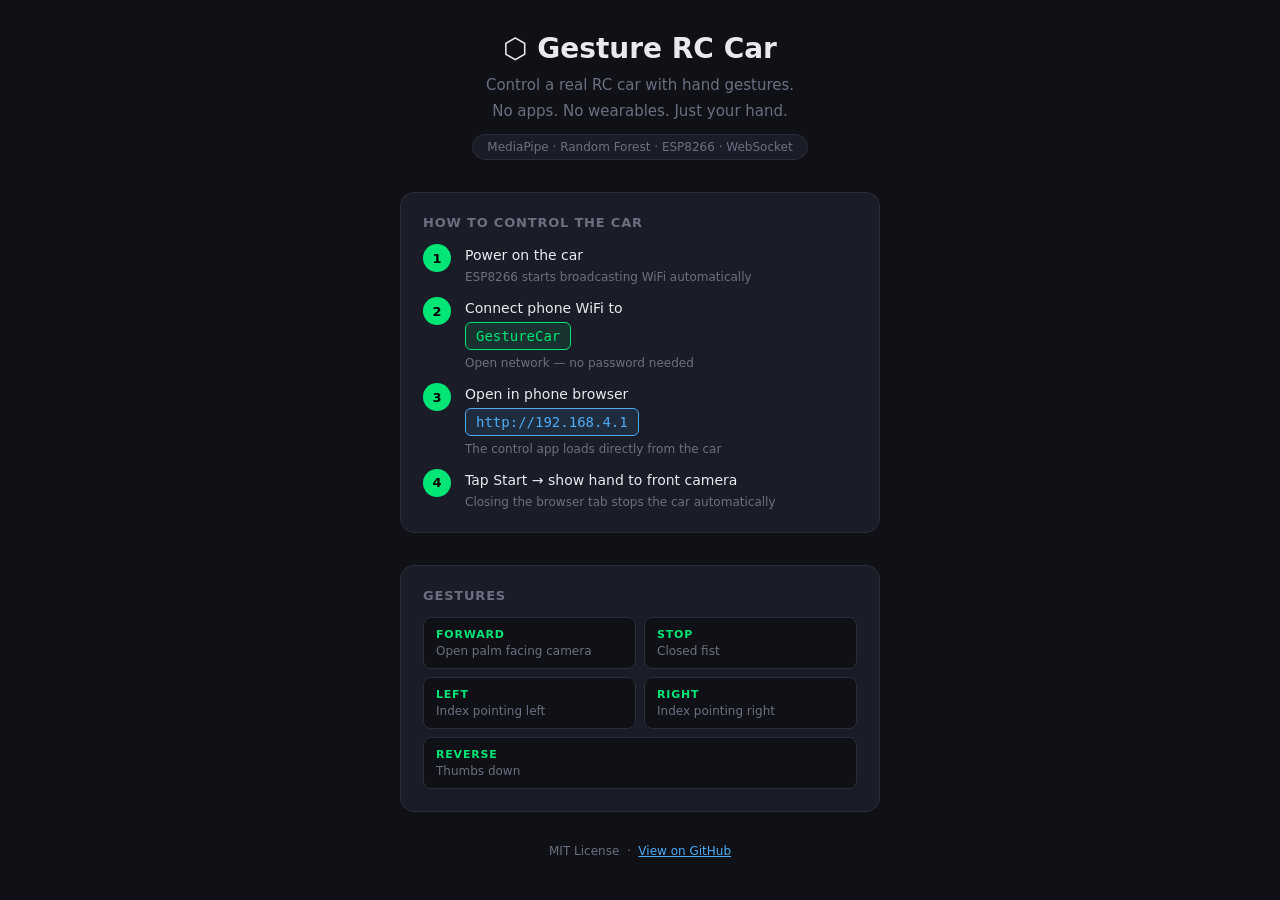
<file: docs/index.html>
<!DOCTYPE html>
<html lang="en">
<head>
<meta charset="UTF-8"/>
<meta name="viewport" content="width=device-width,initial-scale=1"/>
<title>Gesture RC Car</title>
<style>
:root{
  --bg:#0f1117;--surface:#1a1d27;--border:#2a2d3a;
  --text:#e8eaf0;--muted:#6b7080;
  --green:#00e676;--blue:#4dabf7;
}
*{box-sizing:border-box;margin:0;padding:0;}
body{
  font-family:'Segoe UI',system-ui,sans-serif;
  background:var(--bg);color:var(--text);
  min-height:100dvh;display:flex;flex-direction:column;
  align-items:center;padding:32px 20px;gap:32px;
}
header{text-align:center;}
header h1{font-size:28px;font-weight:900;margin-bottom:8px;}
header p{color:var(--muted);font-size:15px;line-height:1.7;}
.badge{
  display:inline-block;background:var(--surface);
  border:1px solid var(--border);border-radius:20px;
  padding:5px 14px;font-size:12px;color:var(--muted);margin-top:10px;
}
section{
  background:var(--surface);border:1px solid var(--border);
  border-radius:14px;padding:22px;width:100%;max-width:480px;
}
section h2{
  font-size:13px;text-transform:uppercase;letter-spacing:.8px;
  color:var(--muted);margin-bottom:14px;
}
.steps{display:flex;flex-direction:column;gap:12px;}
.step{display:flex;gap:14px;align-items:flex-start;}
.num{
  width:28px;height:28px;border-radius:50%;
  background:var(--green);color:#000;font-weight:700;
  font-size:13px;display:flex;align-items:center;
  justify-content:center;flex-shrink:0;
}
.step-content p{font-size:14px;line-height:1.6;}
.step-content small{color:var(--muted);font-size:12px;}
.wifi-chip{
  display:inline-block;
  background:rgba(0,230,118,.1);border:1px solid var(--green);
  border-radius:6px;padding:2px 10px;font-family:monospace;
  font-size:14px;color:var(--green);margin:2px 0;
}
.url-chip{
  display:inline-block;
  background:rgba(77,171,247,.1);border:1px solid var(--blue);
  border-radius:6px;padding:2px 10px;font-family:monospace;
  font-size:14px;color:var(--blue);margin:2px 0;
}
.gesture-grid{
  display:grid;grid-template-columns:1fr 1fr;gap:8px;
}
.gesture-row{
  background:var(--bg);border:1px solid var(--border);
  border-radius:8px;padding:10px 12px;
}
.gesture-row .cmd{
  font-size:11px;font-weight:700;letter-spacing:.8px;
  color:var(--green);margin-bottom:3px;
}
.gesture-row .desc{font-size:12px;color:var(--muted);}
footer{color:var(--muted);font-size:12px;text-align:center;}
</style>
</head>
<body>

<header>
  <h1>⬡ Gesture RC Car</h1>
  <p>Control a real RC car with hand gestures.<br>
     No apps. No wearables. Just your hand.</p>
  <span class="badge">MediaPipe · Random Forest · ESP8266 · WebSocket</span>
</header>

<section>
  <h2>How to Control the Car</h2>
  <div class="steps">
    <div class="step">
      <div class="num">1</div>
      <div class="step-content">
        <p>Power on the car</p>
        <small>ESP8266 starts broadcasting WiFi automatically</small>
      </div>
    </div>
    <div class="step">
      <div class="num">2</div>
      <div class="step-content">
        <p>Connect phone WiFi to<br>
           <span class="wifi-chip">GestureCar</span></p>
        <small>Open network — no password needed</small>
      </div>
    </div>
    <div class="step">
      <div class="num">3</div>
      <div class="step-content">
        <p>Open in phone browser<br>
           <span class="url-chip">http://192.168.4.1</span></p>
        <small>The control app loads directly from the car</small>
      </div>
    </div>
    <div class="step">
      <div class="num">4</div>
      <div class="step-content">
        <p>Tap Start → show hand to front camera</p>
        <small>Closing the browser tab stops the car automatically</small>
      </div>
    </div>
  </div>
</section>

<section>
  <h2>Gestures</h2>
  <div class="gesture-grid">
    <div class="gesture-row">
      <div class="cmd">FORWARD</div>
      <div class="desc">Open palm facing camera</div>
    </div>
    <div class="gesture-row">
      <div class="cmd">STOP</div>
      <div class="desc">Closed fist</div>
    </div>
    <div class="gesture-row">
      <div class="cmd">LEFT</div>
      <div class="desc">Index pointing left</div>
    </div>
    <div class="gesture-row">
      <div class="cmd">RIGHT</div>
      <div class="desc">Index pointing right</div>
    </div>
    <div class="gesture-row" style="grid-column:span 2">
      <div class="cmd">REVERSE</div>
      <div class="desc">Thumbs down</div>
    </div>
  </div>
</section>

<footer>
  MIT License &nbsp;·&nbsp;
  <a href="https://github.com/yash-patil-26/Gesture_Car"
     style="color:var(--blue)">View on GitHub</a>
</footer>

</body>
</html>
</file>
